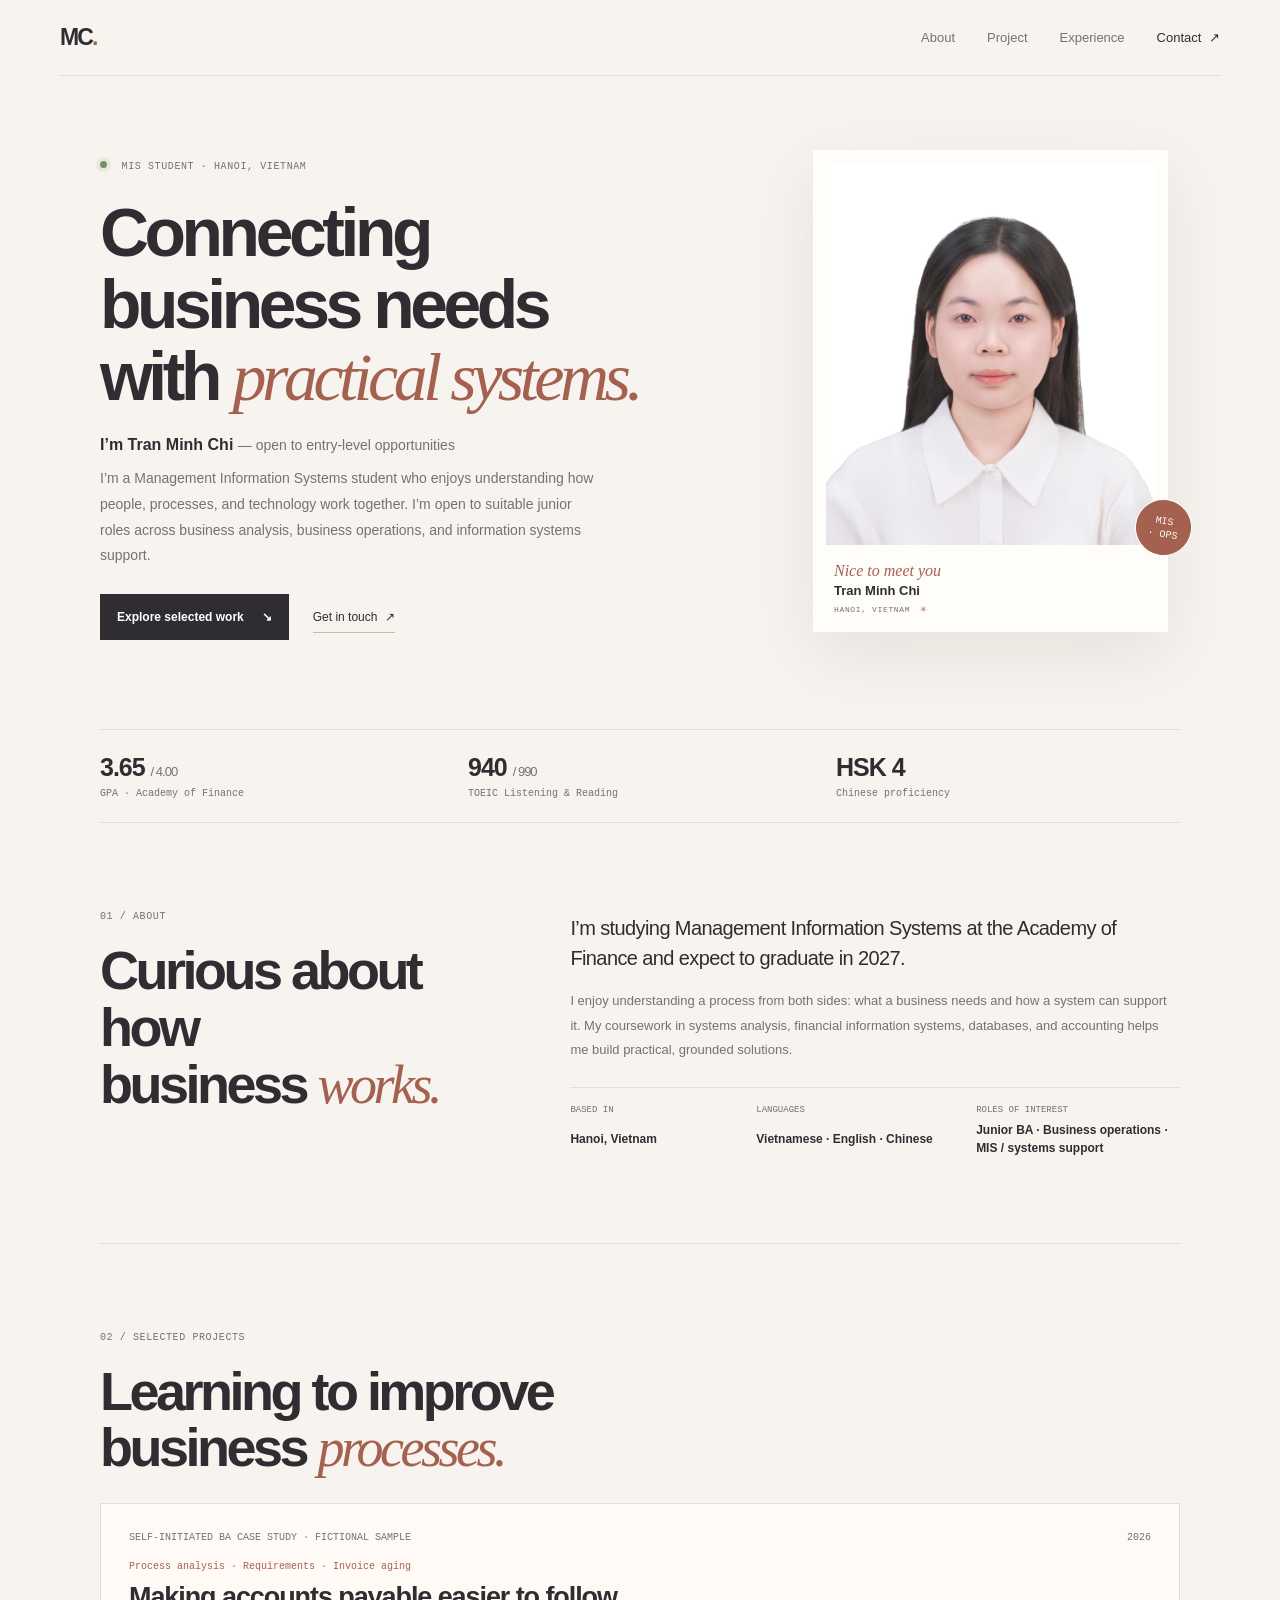
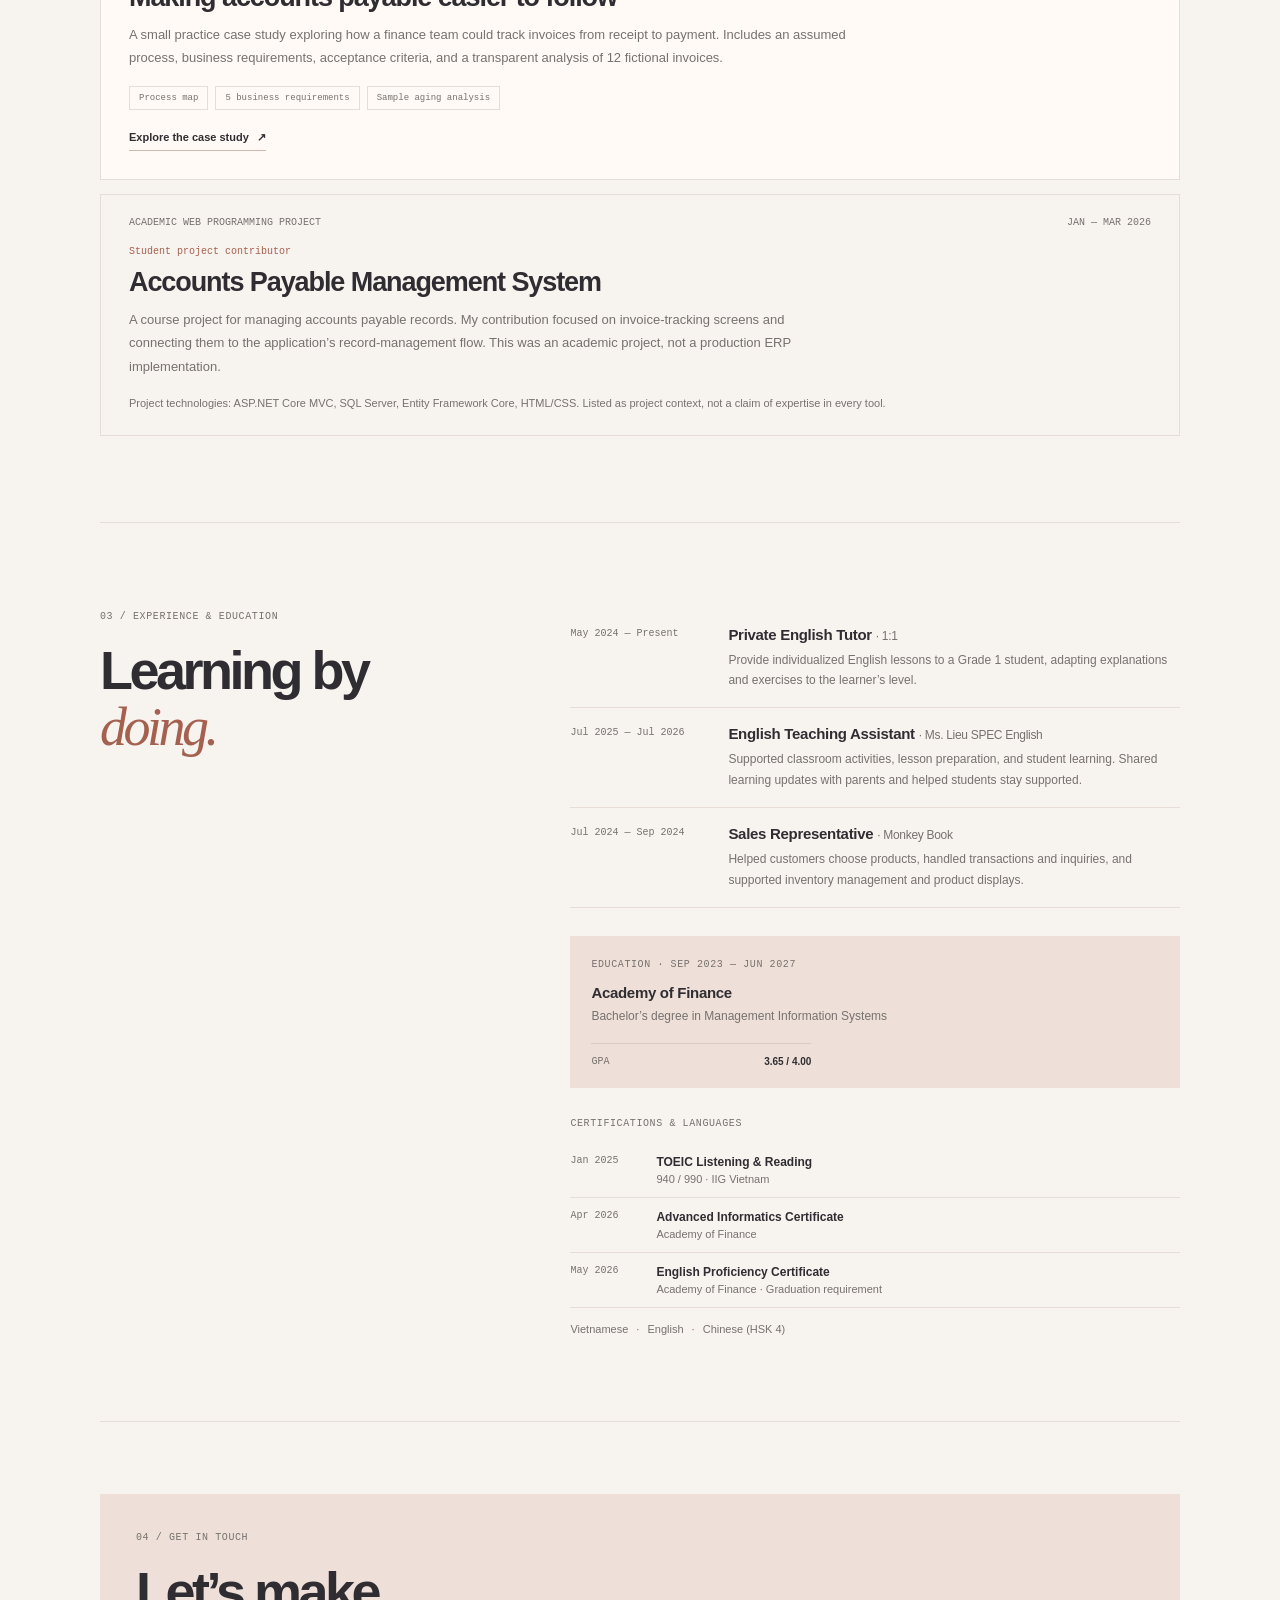
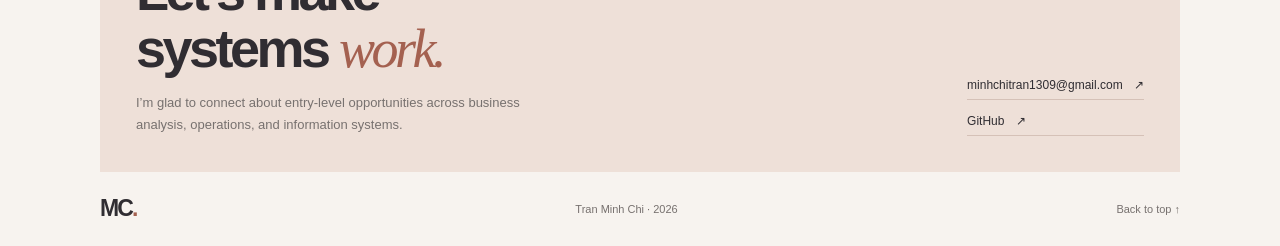
<file: index.html>
<!doctype html>
<html lang="en">
  <head>
    <meta charset="utf-8" />
    <meta name="viewport" content="width=device-width, initial-scale=1" />
    <meta name="theme-color" content="#f7f3ef" />
    <meta
      name="description"
      content="Tran Minh Chi is a Management Information Systems student open to entry-level opportunities across business analysis, operations, and information systems."
    />
    <title>Tran Minh Chi — Business & Systems Portfolio</title>
    <link rel="stylesheet" href="styles.css" />
    <script src="script.js" defer></script>
  </head>
  <body>
    <a class="skip-link" href="#main">Skip to content</a>
    <header class="site-header">
      <a class="wordmark" href="#top" aria-label="Tran Minh Chi, home">MC<span>.</span></a>
      <button
        class="menu-toggle"
        type="button"
        aria-expanded="false"
        aria-controls="site-nav"
        aria-label="Open navigation"
      >
        <span>Menu</span>
        <span class="menu-icon" aria-hidden="true"><i></i><i></i></span>
      </button>
      <nav class="site-nav" id="site-nav" aria-label="Main navigation">
        <a href="#about">About</a>
        <a href="#project">Project</a>
        <a href="#experience">Experience</a>
        <a class="nav-contact" href="#contact">Contact <span aria-hidden="true">↗</span></a>
      </nav>
    </header>

    <main id="main">
      <section class="hero section-wrap" id="top" aria-labelledby="hero-title">
        <div class="hero-copy" data-reveal="left">
          <p class="eyebrow"><span class="status-dot"></span> MIS student · Hanoi, Vietnam</p>
          <h1 id="hero-title">Connecting business needs<br />with <em>practical systems.</em></h1>
          <p class="hero-name">I’m Tran Minh Chi <span>— open to entry-level opportunities</span></p>
          <p class="hero-intro">
            I’m a Management Information Systems student who enjoys understanding how people,
            processes, and technology work together. I’m open to suitable junior roles across
            business analysis, business operations, and information systems support.
          </p>
          <div class="hero-actions">
            <a class="button button-dark" href="#project">Explore selected work <span aria-hidden="true">↘</span></a>
            <a class="text-link" href="mailto:minhchitran1309@gmail.com">
              Get in touch <span aria-hidden="true">↗</span>
            </a>
          </div>
        </div>

        <figure class="hero-portrait" data-reveal="right">
          <div class="portrait-frame">
            <img
              src="assets/avatar.jpeg"
              alt="Portrait of Tran Minh Chi"
              width="960"
              height="1440"
              fetchpriority="high"
              decoding="async"
            />
          </div>
          <figcaption class="portrait-caption">
            <span class="caption-script">Nice to meet you</span>
            <span class="caption-name">Tran Minh Chi</span>
            <span class="caption-location">HANOI, VIETNAM <i>✳</i></span>
          </figcaption>
          <span class="portrait-stamp" aria-hidden="true">MIS<br />· OPS</span>
        </figure>
      </section>

      <section class="proof section-wrap" aria-label="Academic and language highlights" data-reveal>
        <div class="proof-item">
          <span class="proof-number">3.65 <small>/ 4.00</small></span>
          <span class="proof-label">GPA · Academy of Finance</span>
        </div>
        <div class="proof-item">
          <span class="proof-number">940 <small>/ 990</small></span>
          <span class="proof-label">TOEIC Listening & Reading</span>
        </div>
        <div class="proof-item">
          <span class="proof-number">HSK 4</span>
          <span class="proof-label">Chinese proficiency</span>
        </div>
      </section>

      <section class="section-wrap section-block about" id="about" aria-labelledby="about-title" data-reveal>
        <div class="section-heading">
          <p class="eyebrow">01 / About</p>
          <h2 id="about-title">Curious about how<br />business <em>works.</em></h2>
        </div>
        <div class="about-content">
          <p class="about-lead">
            I’m studying Management Information Systems at the Academy of Finance and expect to
            graduate in 2027.
          </p>
          <p class="body-copy">
            I enjoy understanding a process from both sides: what a business needs and how a system
            can support it. My coursework in systems analysis, financial information systems,
            databases, and accounting helps me build practical, grounded solutions.
          </p>
          <dl class="fact-row">
            <div><dt>Based in</dt><dd>Hanoi, Vietnam</dd></div>
            <div><dt>Languages</dt><dd>Vietnamese · English · Chinese</dd></div>
            <div><dt>Roles of interest</dt><dd>Junior BA · Business operations · MIS / systems support</dd></div>
          </dl>
        </div>
      </section>

      <section class="section-wrap section-block project" id="project" aria-labelledby="project-title" data-reveal>
        <div class="section-heading">
          <p class="eyebrow">02 / Selected projects</p>
          <h2 id="project-title">Learning to improve<br />business <em>processes.</em></h2>
        </div>
        <div class="project-list">
          <article class="project-card project-card-featured">
            <div class="project-meta">
              <span>Self-initiated BA case study · Fictional sample</span>
              <span>2026</span>
            </div>
            <p class="project-role">Process analysis · Requirements · Invoice aging</p>
            <h3 class="project-card-title">Making accounts payable easier to follow</h3>
            <p class="project-description">
              A small practice case study exploring how a finance team could track invoices from
              receipt to payment. Includes an assumed process, business requirements, acceptance
              criteria, and a transparent analysis of 12 fictional invoices.
            </p>
            <div class="project-outcomes" aria-label="Case study deliverables">
              <span>Process map</span>
              <span>5 business requirements</span>
              <span>Sample aging analysis</span>
            </div>
            <a class="project-link" href="projects/ap-invoice-review/index.html">
              Explore the case study <span aria-hidden="true">↗</span>
            </a>
          </article>

          <article class="project-card project-card-academic">
            <div class="project-meta">
              <span>Academic web programming project</span>
              <span>Jan — Mar 2026</span>
            </div>
            <p class="project-role">Student project contributor</p>
            <h3 class="project-card-title">Accounts Payable Management System</h3>
            <p class="project-description">
              A course project for managing accounts payable records. My contribution focused on
              invoice-tracking screens and connecting them to the application’s record-management
              flow. This was an academic project, not a production ERP implementation.
            </p>
            <p class="project-stack">
              Project technologies: ASP.NET Core MVC, SQL Server, Entity Framework Core, HTML/CSS.
              Listed as project context, not a claim of expertise in every tool.
            </p>
          </article>
        </div>
      </section>

      <section class="section-wrap section-block experience" id="experience" aria-labelledby="experience-title" data-reveal>
        <div class="section-heading">
          <p class="eyebrow">03 / Experience & education</p>
          <h2 id="experience-title">Learning by<br /><em>doing.</em></h2>
        </div>
        <div class="experience-content">
          <div class="timeline">
            <article class="timeline-item">
              <p class="timeline-date">May 2024 — Present</p>
              <div>
                <h3>Private English Tutor <span>· 1:1</span></h3>
                <p>
                  Provide individualized English lessons to a Grade 1 student, adapting
                  explanations and exercises to the learner’s level.
                </p>
              </div>
            </article>
            <article class="timeline-item">
              <p class="timeline-date">Jul 2025 — Jul 2026</p>
              <div>
                <h3>English Teaching Assistant <span>· Ms. Lieu SPEC English</span></h3>
                <p>
                  Supported classroom activities, lesson preparation, and student learning. Shared
                  learning updates with parents and helped students stay supported.
                </p>
              </div>
            </article>
            <article class="timeline-item">
              <p class="timeline-date">Jul 2024 — Sep 2024</p>
              <div>
                <h3>Sales Representative <span>· Monkey Book</span></h3>
                <p>
                  Helped customers choose products, handled transactions and inquiries, and
                  supported inventory management and product displays.
                </p>
              </div>
            </article>
          </div>

          <div class="education-card">
            <p class="eyebrow">Education · Sep 2023 — Jun 2027</p>
            <h3>Academy of Finance</h3>
            <p>Bachelor’s degree in Management Information Systems</p>
            <p class="education-gpa">GPA <strong>3.65 / 4.00</strong></p>
          </div>

          <div class="credentials">
            <p class="eyebrow">Certifications & languages</p>
            <ul>
              <li><span>Jan 2025</span><strong>TOEIC Listening & Reading</strong><small>940 / 990 · IIG Vietnam</small></li>
              <li><span>Apr 2026</span><strong>Advanced Informatics Certificate</strong><small>Academy of Finance</small></li>
              <li><span>May 2026</span><strong>English Proficiency Certificate</strong><small>Academy of Finance · Graduation requirement</small></li>
            </ul>
            <p class="language-list">Vietnamese <span>·</span> English <span>·</span> Chinese (HSK 4)</p>
          </div>
        </div>
      </section>

      <section class="contact section-wrap" id="contact" aria-labelledby="contact-title" data-reveal>
        <div>
          <p class="eyebrow">04 / Get in touch</p>
          <h2 id="contact-title">Let’s make<br />systems <em>work.</em></h2>
          <p>I’m glad to connect about entry-level opportunities across business analysis, operations, and information systems.</p>
        </div>
        <div class="contact-links">
          <a href="mailto:minhchitran1309@gmail.com">minhchitran1309@gmail.com <span aria-hidden="true">↗</span></a>
          <a href="https://github.com/minhchitran1309" target="_blank" rel="noopener noreferrer">
            GitHub <span aria-hidden="true">↗</span>
          </a>
        </div>
      </section>
    </main>

    <footer class="site-footer section-wrap">
      <a class="wordmark" href="#top" aria-label="Back to top">MC<span>.</span></a>
      <span>Tran Minh Chi · <span id="year">2026</span></span>
      <a href="#top">Back to top ↑</a>
    </footer>
  </body>
</html>
</file>
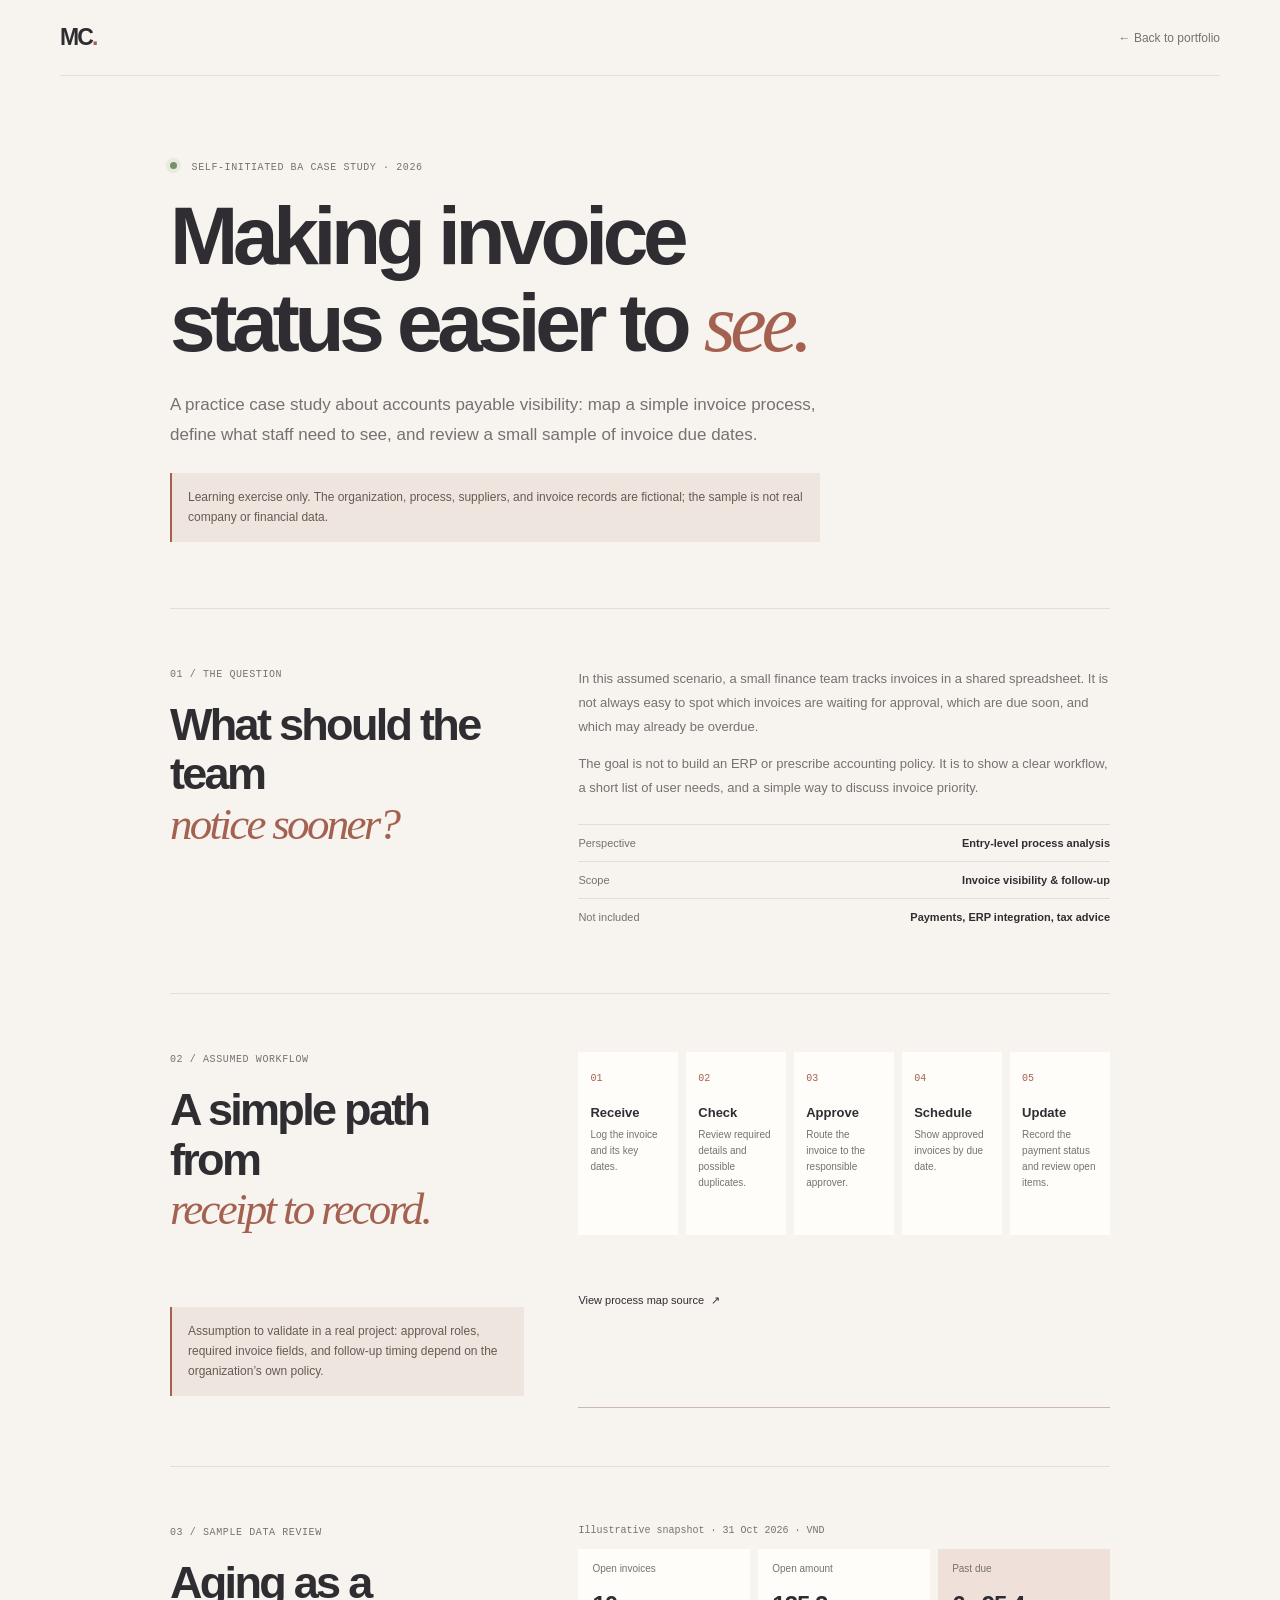
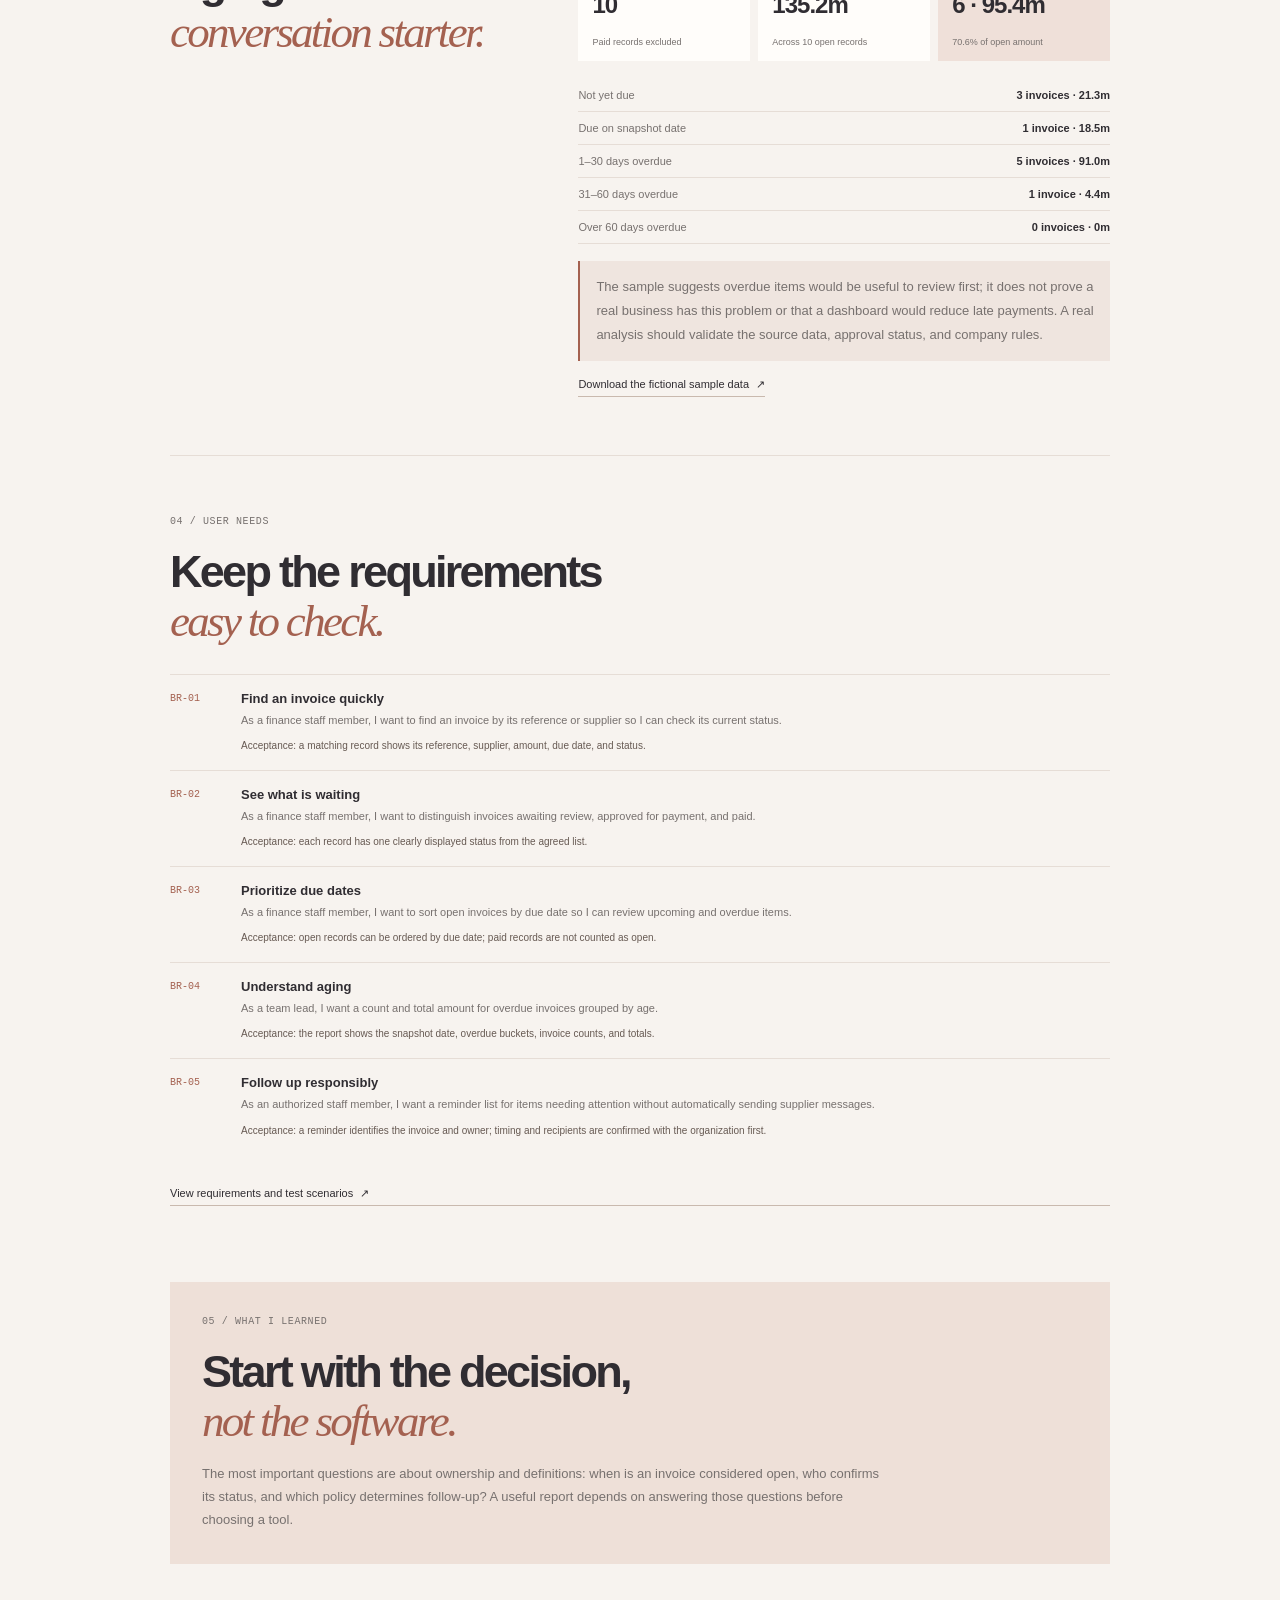
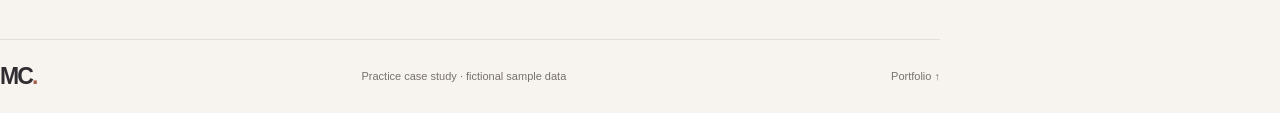
<file: projects/ap-invoice-review/index.html>
<!doctype html>
<html lang="en">
  <head>
    <meta charset="utf-8" />
    <meta name="viewport" content="width=device-width, initial-scale=1" />
    <meta name="theme-color" content="#f7f3ef" />
    <meta
      name="description"
      content="A self-initiated business analysis case study using a fictional accounts payable workflow and sample invoice data."
    />
    <title>AP Invoice Review — Tran Minh Chi</title>
    <link rel="stylesheet" href="../../styles.css" />
    <link rel="stylesheet" href="case-study.css" />
  </head>
  <body>
    <a class="skip-link" href="#main">Skip to content</a>
    <header class="site-header">
      <a class="wordmark" href="../../" aria-label="Tran Minh Chi, home">MC<span>.</span></a>
      <a class="case-back" href="../../#project">← Back to portfolio</a>
    </header>

    <main class="case-page" id="main">
      <section class="case-hero">
        <p class="eyebrow"><span class="status-dot"></span> Self-initiated BA case study · 2026</p>
        <h1>Making invoice<br />status easier to <em>see.</em></h1>
        <p class="case-intro">
          A practice case study about accounts payable visibility: map a simple invoice process,
          define what staff need to see, and review a small sample of invoice due dates.
        </p>
        <p class="fiction-note">
          Learning exercise only. The organization, process, suppliers, and invoice records are
          fictional; the sample is not real company or financial data.
        </p>
      </section>

      <section class="case-section" aria-labelledby="question-title">
        <div class="case-section-heading">
          <p class="eyebrow">01 / The question</p>
          <h2 id="question-title">What should the team<br /><em>notice sooner?</em></h2>
        </div>
        <div>
          <p>
            In this assumed scenario, a small finance team tracks invoices in a shared spreadsheet.
            It is not always easy to spot which invoices are waiting for approval, which are due
            soon, and which may already be overdue.
          </p>
          <p>
            The goal is not to build an ERP or prescribe accounting policy. It is to show a clear
            workflow, a short list of user needs, and a simple way to discuss invoice priority.
          </p>
          <div class="case-facts">
            <div><span>Perspective</span><strong>Entry-level process analysis</strong></div>
            <div><span>Scope</span><strong>Invoice visibility & follow-up</strong></div>
            <div><span>Not included</span><strong>Payments, ERP integration, tax advice</strong></div>
          </div>
        </div>
      </section>

      <section class="case-section process-section" aria-labelledby="process-title">
        <div class="case-section-heading">
          <p class="eyebrow">02 / Assumed workflow</p>
          <h2 id="process-title">A simple path from<br /><em>receipt to record.</em></h2>
        </div>
        <div class="process-board">
          <article class="process-step"><span>01</span><h3>Receive</h3><p>Log the invoice and its key dates.</p></article>
          <article class="process-step"><span>02</span><h3>Check</h3><p>Review required details and possible duplicates.</p></article>
          <article class="process-step"><span>03</span><h3>Approve</h3><p>Route the invoice to the responsible approver.</p></article>
          <article class="process-step"><span>04</span><h3>Schedule</h3><p>Show approved invoices by due date.</p></article>
          <article class="process-step"><span>05</span><h3>Update</h3><p>Record the payment status and review open items.</p></article>
        </div>
        <p class="assumption-note">
          Assumption to validate in a real project: approval roles, required invoice fields, and
          follow-up timing depend on the organization’s own policy.
        </p>
        <a class="evidence-link" href="process-map.mmd">View process map source <span aria-hidden="true">↗</span></a>
      </section>

      <section class="case-section" aria-labelledby="findings-title">
        <div class="case-section-heading">
          <p class="eyebrow">03 / Sample data review</p>
          <h2 id="findings-title">Aging as a<br /><em>conversation starter.</em></h2>
        </div>
        <div>
          <p class="snapshot-date">Illustrative snapshot · 31 Oct 2026 · VND</p>
          <div class="metric-grid">
            <article class="metric-card"><span>Open invoices</span><strong>10</strong><small>Paid records excluded</small></article>
            <article class="metric-card"><span>Open amount</span><strong>135.2m</strong><small>Across 10 open records</small></article>
            <article class="metric-card metric-alert"><span>Past due</span><strong>6 · 95.4m</strong><small>70.6% of open amount</small></article>
          </div>
          <div class="aging-list" aria-label="Open invoice aging breakdown">
            <div><span>Not yet due</span><strong>3 invoices · 21.3m</strong></div>
            <div><span>Due on snapshot date</span><strong>1 invoice · 18.5m</strong></div>
            <div><span>1–30 days overdue</span><strong>5 invoices · 91.0m</strong></div>
            <div><span>31–60 days overdue</span><strong>1 invoice · 4.4m</strong></div>
            <div><span>Over 60 days overdue</span><strong>0 invoices · 0m</strong></div>
          </div>
          <p class="analysis-caveat">
            The sample suggests overdue items would be useful to review first; it does not prove a
            real business has this problem or that a dashboard would reduce late payments. A real
            analysis should validate the source data, approval status, and company rules.
          </p>
          <a class="evidence-link" href="sample-invoices.csv">Download the fictional sample data <span aria-hidden="true">↗</span></a>
        </div>
      </section>

      <section class="case-section requirements-section" aria-labelledby="requirements-title">
        <div class="case-section-heading">
          <p class="eyebrow">04 / User needs</p>
          <h2 id="requirements-title">Keep the requirements<br /><em>easy to check.</em></h2>
        </div>
        <div class="requirement-list">
          <article><span>BR-01</span><div><h3>Find an invoice quickly</h3><p>As a finance staff member, I want to find an invoice by its reference or supplier so I can check its current status.</p><small>Acceptance: a matching record shows its reference, supplier, amount, due date, and status.</small></div></article>
          <article><span>BR-02</span><div><h3>See what is waiting</h3><p>As a finance staff member, I want to distinguish invoices awaiting review, approved for payment, and paid.</p><small>Acceptance: each record has one clearly displayed status from the agreed list.</small></div></article>
          <article><span>BR-03</span><div><h3>Prioritize due dates</h3><p>As a finance staff member, I want to sort open invoices by due date so I can review upcoming and overdue items.</p><small>Acceptance: open records can be ordered by due date; paid records are not counted as open.</small></div></article>
          <article><span>BR-04</span><div><h3>Understand aging</h3><p>As a team lead, I want a count and total amount for overdue invoices grouped by age.</p><small>Acceptance: the report shows the snapshot date, overdue buckets, invoice counts, and totals.</small></div></article>
          <article><span>BR-05</span><div><h3>Follow up responsibly</h3><p>As an authorized staff member, I want a reminder list for items needing attention without automatically sending supplier messages.</p><small>Acceptance: a reminder identifies the invoice and owner; timing and recipients are confirmed with the organization first.</small></div></article>
        </div>
        <a class="evidence-link" href="requirements.md">View requirements and test scenarios <span aria-hidden="true">↗</span></a>
      </section>

      <section class="reflection">
        <p class="eyebrow">05 / What I learned</p>
        <h2>Start with the decision,<br /><em>not the software.</em></h2>
        <p>
          The most important questions are about ownership and definitions: when is an invoice
          considered open, who confirms its status, and which policy determines follow-up? A useful
          report depends on answering those questions before choosing a tool.
        </p>
      </section>
    </main>

    <footer class="site-footer case-footer">
      <a class="wordmark" href="../../" aria-label="Back to portfolio">MC<span>.</span></a>
      <span>Practice case study · fictional sample data</span>
      <a href="../../#project">Portfolio ↑</a>
    </footer>
  </body>
</html>
</file>
<file: styles.css>
:root {
  color-scheme: light;
  --paper: #f7f3ef;
  --surface: #fffdfa;
  --ink: #302d32;
  --muted: #77716f;
  --line: #e6ddd6;
  --accent: #a46150;
  --accent-dark: #804b40;
  --blush: #eee0d8;
  --sand: #e9d8c8;
  --mono: "SFMono-Regular", Consolas, "Liberation Mono", monospace;
  --sans: -apple-system, BlinkMacSystemFont, "Segoe UI", sans-serif;
  --serif: Iowan Old Style, "Palatino Linotype", "Book Antiqua", Georgia, serif;
  --ease: cubic-bezier(.2, .75, .25, 1);
}

* { box-sizing: border-box; }
html { scroll-behavior: smooth; scroll-padding-top: 88px; }
body {
  margin: 0;
  background: var(--paper);
  color: var(--ink);
  font-family: var(--sans);
  -webkit-font-smoothing: antialiased;
}
::selection { background: #e3c2b1; color: var(--ink); }
a { color: inherit; text-decoration: none; }
button { color: inherit; font: inherit; }
h1, h2, h3, p { margin-top: 0; }
.section-wrap { width: min(1080px, calc(100% - 48px)); margin-inline: auto; }
.skip-link {
  position: fixed;
  z-index: 20;
  top: 12px;
  left: 12px;
  padding: 10px 14px;
  transform: translateY(-160%);
  background: var(--ink);
  color: #fff;
}
.skip-link:focus { transform: translateY(0); }
.eyebrow {
  margin: 0 0 18px;
  color: var(--muted);
  font: 10px/1.5 var(--mono);
  letter-spacing: .06em;
  text-transform: uppercase;
}

.site-header {
  position: relative;
  z-index: 5;
  width: min(1160px, calc(100% - 48px));
  height: 76px;
  margin: auto;
  display: flex;
  align-items: center;
  justify-content: space-between;
  border-bottom: 1px solid var(--line);
}
.wordmark { font-size: 23px; font-weight: 800; letter-spacing: -.08em; }
.wordmark span { color: var(--accent); }
.site-nav { display: flex; align-items: center; gap: 32px; color: var(--muted); font-size: 13px; }
.site-nav a, .contact-links a { transition: color .2s ease; }
.site-nav a:hover, .contact-links a:hover { color: var(--accent); }
.site-nav .nav-contact { color: var(--ink); }
.nav-contact span { margin-left: 4px; }
.menu-toggle { display: none; }

.hero {
  min-height: 570px;
  display: grid;
  grid-template-columns: 1.15fr .85fr;
  align-items: center;
  gap: clamp(42px, 8vw, 110px);
  padding-block: 74px 80px;
}
.hero-copy { position: relative; z-index: 1; }
.hero .eyebrow { margin-bottom: 23px; }
.status-dot {
  display: inline-block;
  width: 7px;
  height: 7px;
  margin: 0 8px 1px 0;
  border-radius: 50%;
  background: #78906a;
  box-shadow: 0 0 0 4px #e6eadf;
}
h1, h2 { letter-spacing: -.065em; }
h1 { margin-bottom: 22px; font-size: clamp(43px, 5.3vw, 68px); line-height: 1.06; font-weight: 650; }
h1 em, h2 em { color: var(--accent); font-family: var(--serif); font-weight: 400; }
.hero-name { margin-bottom: 12px; font-size: 16px; font-weight: 650; }
.hero-name span { color: var(--muted); font-size: 14px; font-weight: 400; }
.hero-intro { max-width: 500px; margin-bottom: 25px; color: var(--muted); font-size: 14px; line-height: 1.85; }
.hero-actions { display: flex; align-items: center; gap: 24px; }
.button { min-height: 46px; display: inline-flex; align-items: center; gap: 18px; padding: 0 17px; font-size: 12px; font-weight: 600; }
.button-dark { background: var(--ink); color: #fff; transition: background .2s ease, transform .2s ease; }
.button-dark:hover { background: var(--accent-dark); transform: translateY(-2px); }
.text-link { padding-block: 8px; border-bottom: 1px solid #c9b9ae; font-size: 12px; }
.text-link span { margin-left: 4px; }

.hero-portrait {
  position: relative;
  width: min(100%, 355px);
  justify-self: end;
  margin: 0 12px 17px 0;
  padding: 13px 13px 0;
  background: #fffdfa;
  box-shadow: 0 22px 65px #533c3018;
  transform: rotate(2deg);
  transition: transform .45s var(--ease), box-shadow .45s ease;
}
.hero-portrait:hover { transform: rotate(0) translateY(-5px); box-shadow: 0 28px 75px #533c3024; }
.portrait-frame { overflow: hidden; aspect-ratio: 4 / 4.65; background: var(--blush); }
.portrait-frame img { display: block; width: 100%; height: 100%; object-fit: cover; object-position: center 26%; }
.portrait-caption { min-height: 87px; display: grid; align-content: center; padding: 12px 8px 14px; }
.caption-script { margin-bottom: 3px; color: var(--accent); font: italic 16px var(--serif); }
.caption-name { font-size: 13px; font-weight: 650; }
.caption-location { margin-top: 7px; color: var(--muted); font: 8px var(--mono); letter-spacing: .08em; }
.caption-location i { margin-left: 4px; color: var(--accent); font-style: normal; }
.portrait-stamp {
  position: absolute;
  right: -24px;
  bottom: 76px;
  width: 57px;
  height: 57px;
  display: grid;
  place-content: center;
  border: 1px solid #fffdfa;
  border-radius: 50%;
  background: var(--accent);
  color: #fffdfa;
  font: 10px/1.3 var(--mono);
  text-align: center;
  transform: rotate(9deg);
}

.proof { display: grid; grid-template-columns: repeat(3, 1fr); gap: 24px; padding-block: 23px; border-block: 1px solid var(--line); }
.proof-item { display: grid; gap: 6px; }
.proof-number { font-size: 25px; font-weight: 650; letter-spacing: -.04em; }
.proof-number small { color: var(--muted); font-size: 13px; font-weight: 400; }
.proof-label { color: var(--muted); font: 10px var(--mono); }

.section-block { padding-block: 86px; border-bottom: 1px solid var(--line); }
.about, .experience { display: grid; grid-template-columns: .8fr 1.2fr; gap: 64px; }
.section-heading h2, .contact h2 { margin-bottom: 0; font-size: clamp(36px, 4.7vw, 54px); line-height: 1.05; font-weight: 600; }
.about-content { padding-top: 4px; }
.about-lead { margin-bottom: 16px; font-size: 20px; line-height: 1.5; letter-spacing: -.03em; }
.body-copy { max-width: 620px; margin-bottom: 0; color: var(--muted); font-size: 13px; line-height: 1.85; }
.fact-row { display: grid; grid-template-columns: 1fr 1.2fr 1.2fr; gap: 16px; margin: 25px 0 0; padding-top: 17px; border-top: 1px solid var(--line); }
.fact-row div { display: grid; gap: 6px; }
.fact-row dt { color: var(--muted); font: 9px var(--mono); text-transform: uppercase; }
.fact-row dd { margin: 0; font-size: 12px; font-weight: 600; line-height: 1.5; }

.project .section-heading { margin-bottom: 26px; }
.project-list { display: grid; gap: 14px; }
.project-card { padding: 28px; border: 1px solid var(--line); background: var(--surface); transition: transform .35s var(--ease), box-shadow .35s ease; }
.project-card:hover { transform: translateY(-4px); box-shadow: 0 16px 38px #533c3012; }
.project-card-featured { background: #fffaf6; }
.project-card-academic { padding-block: 22px; background: transparent; }
.project-meta { display: flex; justify-content: space-between; gap: 12px; color: var(--muted); font: 10px var(--mono); text-transform: uppercase; }
.project-role { margin: 18px 0 10px; color: var(--accent); font: 10px var(--mono); }
.project-card-title { margin: 0 0 10px; font-size: clamp(20px, 2.5vw, 27px); letter-spacing: -.04em; }
.project-description { max-width: 720px; margin-bottom: 16px; color: var(--muted); font-size: 13px; line-height: 1.8; }
.project-outcomes { display: flex; flex-wrap: wrap; gap: 7px; margin: 0 0 17px; }
.project-outcomes span { padding: 6px 9px; border: 1px solid var(--line); color: var(--muted); font: 9px var(--mono); }
.project-link { display: inline-flex; gap: 8px; padding-bottom: 6px; border-bottom: 1px solid #c9b9ae; font-size: 11px; font-weight: 600; }
.project-link:hover { color: var(--accent); }
.project-stack { margin: 0; color: var(--muted); font-size: 11px; line-height: 1.7; }

.experience-content { display: grid; gap: 28px; }
.timeline { display: grid; }
.timeline-item { display: grid; grid-template-columns: 140px 1fr; gap: 18px; padding: 17px 0; border-bottom: 1px solid var(--line); }
.timeline-date { margin: 2px 0 0; color: var(--muted); font: 10px var(--mono); }
.timeline-item h3, .education-card h3 { margin-bottom: 7px; font-size: 15px; letter-spacing: -.02em; }
.timeline-item h3 span { color: var(--muted); font-size: 12px; font-weight: 400; }
.timeline-item div > p, .education-card > p:not(.eyebrow):not(.education-gpa) { margin: 0; color: var(--muted); font-size: 12px; line-height: 1.7; }
.education-card { padding: 21px; background: var(--blush); }
.education-card .eyebrow { margin-bottom: 12px; }
.education-card h3 { margin-bottom: 5px; }
.education-gpa { display: flex; justify-content: space-between; max-width: 220px; margin: 17px 0 0; padding-top: 12px; border-top: 1px solid #dcc9c0; color: var(--muted); font: 10px var(--mono); }
.education-gpa strong { color: var(--ink); font-family: var(--sans); }
.credentials .eyebrow { margin-bottom: 12px; }
.credentials ul { display: grid; gap: 0; margin: 0; padding: 0; list-style: none; }
.credentials li { display: grid; grid-template-columns: 74px 1fr; gap: 4px 12px; padding: 12px 0; border-bottom: 1px solid var(--line); }
.credentials li > span { grid-row: span 2; color: var(--muted); font: 10px var(--mono); }
.credentials li strong { font-size: 12px; }
.credentials li small { color: var(--muted); font-size: 11px; }
.language-list { margin: 15px 0 0; color: var(--muted); font-size: 11px; }
.language-list span { padding-inline: 5px; color: var(--accent); }

.contact { display: grid; grid-template-columns: 1fr auto; align-items: end; gap: 36px; margin-top: 72px; padding: 36px; background: var(--blush); }
.contact h2 { margin-bottom: 14px; }
.contact > div:first-child > p:last-child { max-width: 430px; margin-bottom: 0; color: var(--muted); font-size: 13px; line-height: 1.7; }
.contact-links { display: grid; gap: 14px; font-size: 12px; }
.contact-links a { padding-bottom: 7px; border-bottom: 1px solid #d5c1b7; }
.contact-links span { margin-left: 8px; }
.site-footer { min-height: 74px; display: flex; align-items: center; justify-content: space-between; gap: 16px; color: var(--muted); font-size: 11px; }
.site-footer .wordmark { color: var(--ink); }

.js [data-reveal] { opacity: 0; transform: translateY(22px); transition: opacity .7s var(--ease), transform .7s var(--ease); }
.js [data-reveal="left"] { transform: translateX(-24px); }
.js [data-reveal="right"] { transform: translateX(24px) rotate(2deg); }
.js [data-reveal].is-visible { opacity: 1; transform: translate(0) rotate(0); }
.js .hero-copy [data-reveal] { transition-delay: .08s; }
.js .proof-item:nth-child(2) { transition-delay: .1s; }
.js .proof-item:nth-child(3) { transition-delay: .2s; }
.hero-portrait { transition-delay: .14s, 0s; }

@media (max-width: 760px) {
  html { scroll-padding-top: 72px; }
  .section-wrap, .site-header { width: calc(100% - 40px); }
  .site-header { height: 68px; }
  .menu-toggle { display: flex; align-items: center; gap: 9px; padding: 8px 0 8px 8px; border: 0; background: transparent; font: 9px var(--mono); text-transform: uppercase; }
  .menu-icon { display: grid; gap: 5px; }
  .menu-icon i { width: 17px; height: 1px; background: var(--ink); }
  .site-nav { position: absolute; top: 67px; left: -20px; right: -20px; display: none; flex-direction: column; align-items: stretch; gap: 0; padding: 8px 20px 14px; border-bottom: 1px solid var(--line); background: var(--paper); }
  .site-nav.is-open { display: flex; }
  .site-nav a { padding: 12px 0; border-bottom: 1px solid var(--line); }
  .site-nav .nav-contact { border-bottom: 0; }
  .hero { min-height: 0; grid-template-columns: 1fr; gap: 38px; padding-block: 55px 58px; }
  h1 { font-size: clamp(42px, 11vw, 64px); }
  .hero-portrait { width: min(82%, 350px); justify-self: center; margin-right: 10px; }
  .proof { gap: 16px; }
  .proof-number { font-size: 21px; }
  .proof-label { font-size: 9px; line-height: 1.5; }
  .section-block { padding-block: 64px; }
  .about, .experience { grid-template-columns: 1fr; gap: 28px; }
  .fact-row { grid-template-columns: 1fr 1fr; }
  .fact-row div:last-child { grid-column: 1 / -1; }
  .contact { grid-template-columns: 1fr; gap: 25px; margin-top: 52px; padding: 26px; }
  .contact-links { justify-items: start; }
}

@media (max-width: 480px) {
  .section-wrap, .site-header { width: calc(100% - 32px); }
  .hero { padding-block: 43px; }
  .hero-name span { display: block; margin-top: 4px; }
  .hero-actions { align-items: flex-start; flex-direction: column; gap: 12px; }
  .hero-portrait { width: 88%; }
  .proof { grid-template-columns: 1fr 1fr; }
  .proof-item:last-child { grid-column: 1 / -1; }
  .section-heading h2, .contact h2 { font-size: 38px; }
  .project-card { padding: 20px; }
  .project-meta { font-size: 8px; }
  .project-card-academic { padding-inline: 0; }
  .timeline-item { grid-template-columns: 1fr; gap: 8px; }
  .credentials li { grid-template-columns: 64px 1fr; }
  .site-footer { font-size: 9px; }
}

@media (prefers-reduced-motion: reduce) {
  html { scroll-behavior: auto; }
  *, *::before, *::after { animation-duration: .01ms !important; transition-duration: .01ms !important; }
  .js [data-reveal] { opacity: 1; transform: none; }
}
</file>
<file: projects/ap-invoice-review/case-study.css>
.case-back { color: var(--muted); font-size: 12px; }
.case-back:hover, .evidence-link:hover { color: var(--accent); }
.case-page { width: min(940px, calc(100% - 48px)); margin-inline: auto; }
.case-hero { max-width: 760px; padding-block: 84px 66px; }
.case-hero h1 { font-size: clamp(48px, 8vw, 82px); }
.case-hero h1 em, .case-section h2 em, .reflection h2 em { color: var(--accent); font-family: var(--serif); font-weight: 400; }
.case-intro { max-width: 670px; color: var(--muted); font-size: 17px; line-height: 1.8; }
.fiction-note, .assumption-note, .analysis-caveat { padding: 14px 16px; border-left: 2px solid var(--accent); background: #efe5df; color: #675a53; font-size: 12px; line-height: 1.7; }
.fiction-note { max-width: 650px; margin: 22px 0 0; }
.case-section { display: grid; grid-template-columns: .8fr 1.2fr; gap: 54px; padding-block: 58px; border-top: 1px solid var(--line); }
.case-section-heading h2, .reflection h2 { margin: 0; font-size: clamp(32px, 4vw, 45px); line-height: 1.1; letter-spacing: -.06em; }
.case-section > div:nth-child(2) > p { color: var(--muted); font-size: 13px; line-height: 1.85; }
.case-facts { display: grid; gap: 0; margin-top: 24px; }
.case-facts div { display: flex; justify-content: space-between; gap: 14px; padding: 12px 0; border-top: 1px solid var(--line); font-size: 11px; }
.case-facts span { color: var(--muted); }
.case-facts strong { text-align: right; }
.process-board { display: grid; grid-template-columns: repeat(5, 1fr); gap: 8px; }
.process-step { min-height: 143px; padding: 15px 12px; background: var(--surface); }
.process-step > span { color: var(--accent); font: 10px var(--mono); }
.process-step h3 { margin: 20px 0 7px; font-size: 13px; }
.process-step p { margin: 0; color: var(--muted); font-size: 10px; line-height: 1.6; }
.process-section .assumption-note { margin: 18px 0 12px; }
.evidence-link { display: inline-flex; gap: 7px; padding-block: 5px; border-bottom: 1px solid #c9b9ae; color: var(--ink); font-size: 11px; }
.snapshot-date { margin-bottom: 13px; font: 10px var(--mono) !important; }
.metric-grid { display: grid; grid-template-columns: repeat(3, 1fr); gap: 8px; }
.metric-card { min-height: 112px; display: flex; flex-direction: column; align-items: flex-start; justify-content: space-between; padding: 14px; background: var(--surface); }
.metric-card > span, .metric-card small { color: var(--muted); font-size: 10px; }
.metric-card strong { font-size: clamp(18px, 2.4vw, 24px); letter-spacing: -.04em; }
.metric-card small { font-size: 9px; }
.metric-card.metric-alert { background: #efe0d9; }
.aging-list { margin-top: 18px; }
.aging-list div { display: flex; justify-content: space-between; gap: 14px; padding: 10px 0; border-bottom: 1px solid var(--line); font-size: 11px; }
.aging-list span { color: var(--muted); }
.analysis-caveat { margin: 17px 0 12px; }
.requirements-section { grid-template-columns: 1fr; gap: 27px; }
.requirement-list { display: grid; }
.requirement-list article { display: grid; grid-template-columns: 58px 1fr; gap: 13px; padding: 16px 0; border-top: 1px solid var(--line); }
.requirement-list article > span { padding-top: 2px; color: var(--accent); font: 10px var(--mono); }
.requirement-list h3 { margin-bottom: 5px; font-size: 13px; }
.requirement-list p { margin-bottom: 6px; color: var(--muted); font-size: 11px; line-height: 1.65; }
.requirement-list small { color: #675a53; font-size: 10px; line-height: 1.6; }
.reflection { margin-block: 18px 75px; padding: 32px; background: var(--blush); }
.reflection h2 { margin-bottom: 15px; }
.reflection > p:last-child { max-width: 680px; margin: 0; color: var(--muted); font-size: 13px; line-height: 1.8; }
.case-footer { width: min(940px, calc(100% - 48px)); border-top: 1px solid var(--line); }

@media (max-width: 700px) {
  .case-page, .case-footer { width: calc(100% - 40px); }
  .case-hero { padding-block: 55px 45px; }
  .case-section { grid-template-columns: 1fr; gap: 24px; padding-block: 42px; }
  .process-board { grid-template-columns: repeat(2, 1fr); }
  .process-step { min-height: 124px; }
  .process-step:last-child { grid-column: 1 / -1; }
  .reflection { padding: 24px; }
}

@media (max-width: 420px) {
  .case-page, .case-footer { width: calc(100% - 32px); }
  .case-hero h1 { font-size: 47px; }
  .metric-grid { grid-template-columns: 1fr; }
  .metric-card { min-height: 94px; }
  .aging-list div { font-size: 10px; }
  .case-facts div { align-items: flex-start; flex-direction: column; gap: 5px; }
  .case-facts strong { text-align: left; }
}
</file>
